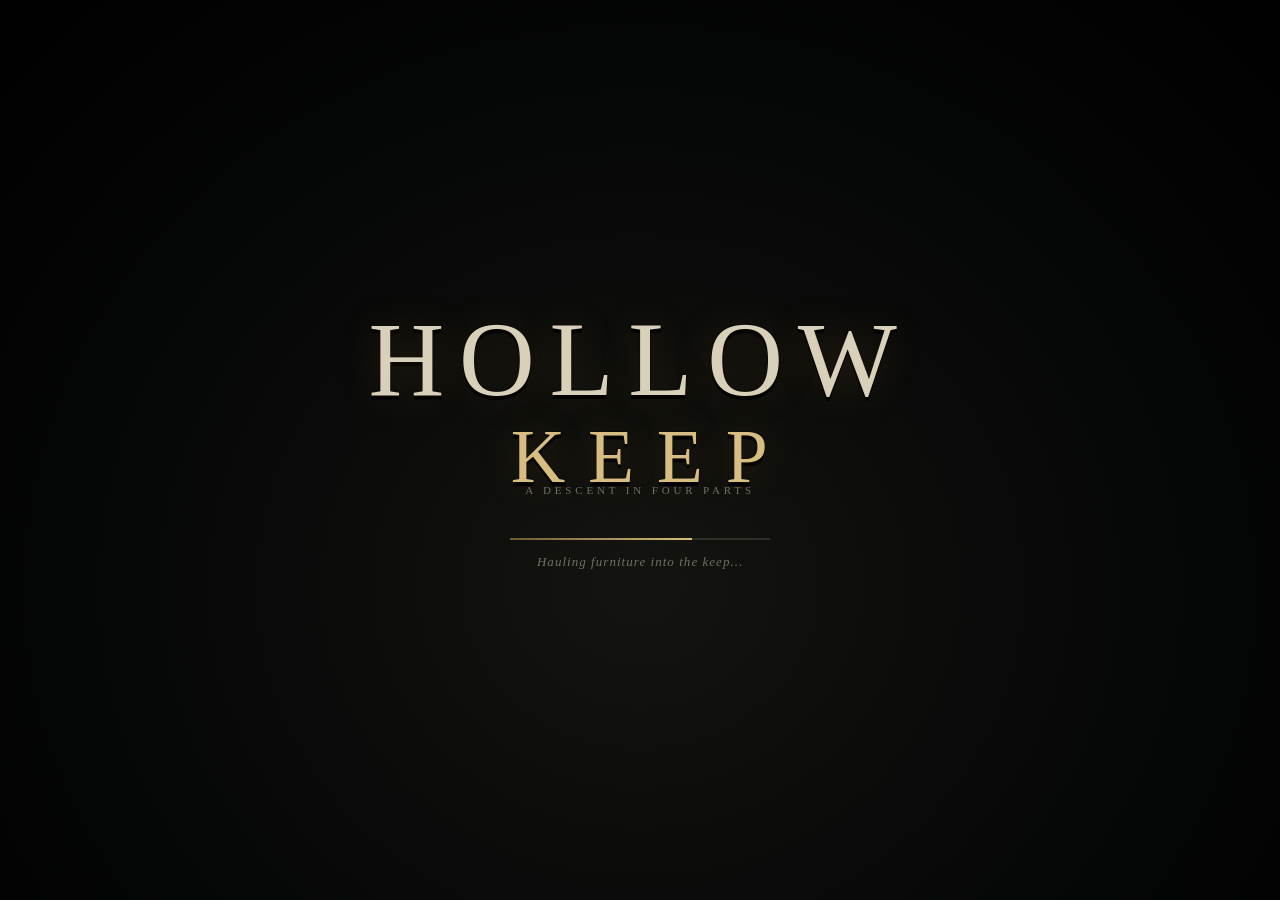
<file: index.html>
<!DOCTYPE html>
<html lang="en">
  <head>
    <meta charset="UTF-8" />
    <meta name="viewport" content="width=device-width, initial-scale=1.0, maximum-scale=1.0, user-scalable=no" />
    <meta name="theme-color" content="#07090a" />
    <meta name="google-site-verification" content="Ipsbu28Xg9rqU6BOXHQh6D1ppqtnbhk4o7QAE3AULJg" />
    <link rel="icon" href="data:image/svg+xml,%3Csvg xmlns='http://www.w3.org/2000/svg' viewBox='0 0 32 32'%3E%3Crect width='32' height='32' fill='%23070809'/%3E%3Cpath d='M16 4l4 9 8 1-6 6 2 8-8-4-8 4 2-8-6-6 8-1z' fill='%23b39a63'/%3E%3C/svg%3E" />
    <title>HOLLOW KEEP — Free Browser Dungeon Horror Game</title>
    <meta
      name="description"
      content="Play HOLLOW KEEP free in your browser: a first-person medieval dungeon horror game with four descending levels, a three-phase boss, torchlight, traps, keys and pixel-art PBR visuals. No download, no install."
    />
    <meta
      name="keywords"
      content="Hollow Keep, hollowkeep, free browser game, dungeon crawler, first person horror game, medieval horror game, WebGL game, Three.js game, play online, no download"
    />
    <meta name="author" content="mtlsplat" />
    <link rel="canonical" href="https://mtlsplat.lol/hollowkeep/" />
    <link rel="alternate" hreflang="en" href="https://mtlsplat.lol/hollowkeep/" />
    <meta name="robots" content="index, follow, max-image-preview:large" />
    <meta property="og:type" content="website" />
    <meta property="og:site_name" content="HOLLOW KEEP" />
    <meta property="og:title" content="HOLLOW KEEP — Free Browser Dungeon Horror Game" />
    <meta
      property="og:description"
      content="A first-person medieval dungeon horror game you can play free in your browser: four levels, a three-phase boss, torchlight, traps and pixel-art PBR visuals."
    />
    <meta property="og:url" content="https://mtlsplat.lol/hollowkeep/" />
    <meta property="og:image" content="https://mtlsplat.lol/hollowkeep/og.jpg" />
    <meta property="og:image:width" content="1200" />
    <meta property="og:image:height" content="630" />
    <meta property="og:image:alt" content="HOLLOW KEEP — a torchlit stone dungeon corridor" />
    <meta name="twitter:card" content="summary_large_image" />
    <meta name="twitter:title" content="HOLLOW KEEP — Free Browser Dungeon Horror Game" />
    <meta
      name="twitter:description"
      content="A first-person medieval dungeon horror game in your browser: four levels, a three-phase boss, torchlight, traps and pixel-art PBR visuals."
    />
    <meta name="twitter:image" content="https://mtlsplat.lol/hollowkeep/og.jpg" />
    <script type="application/ld+json">
      {
        "@context": "https://schema.org",
        "@type": "VideoGame",
        "name": "HOLLOW KEEP",
        "alternateName": ["Hollow Keep", "HollowKeep", "hollowkeep"],
        "url": "https://mtlsplat.lol/hollowkeep/",
        "description": "HOLLOW KEEP is a free first-person medieval dungeon horror game that runs in the browser: four descending levels, a three-phase boss, torchlight survival, traps, keys and pixel-art PBR rendering.",
        "genre": ["Dungeon crawler", "Horror", "Action", "First-person"],
        "gamePlatform": ["Web browser", "PC"],
        "playMode": "SinglePlayer",
        "applicationCategory": "Game",
        "operatingSystem": "Any WebGL 2 browser (Chrome, Edge, Firefox)",
        "inLanguage": "en",
        "image": "https://mtlsplat.github.io/hollowkeep/og.jpg",
        "screenshot": "https://mtlsplat.github.io/hollowkeep/og.jpg",
        "author": {
          "@type": "Person",
          "name": "mtlsplat",
          "url": "https://github.com/mtlsplat"
        },
        "offers": {
          "@type": "Offer",
          "price": "0",
          "priceCurrency": "USD",
          "availability": "https://schema.org/InStock"
        }
      }
    </script>
    <script type="module" crossorigin src="./assets/index-DPcAu55R.js"></script>
    <link rel="stylesheet" crossorigin href="./assets/index-BJ-LrIZ0.css">
  </head>
  <body>
    <div id="app">
      <canvas id="game-canvas"></canvas>

      <!-- Boot / loading -->
      <div id="boot" class="screen">
        <div class="boot-inner">
          <h1 class="game-title">HOLLOW<br /><span>KEEP</span></h1>
          <p class="boot-tag">A descent in four parts</p>
          <div class="boot-bar"><i id="boot-fill"></i></div>
          <p id="boot-status" class="boot-status">Lighting the torches&hellip;</p>
        </div>
      </div>

      <!-- Main menu -->
      <div id="main-menu" class="screen hidden">
        <div class="menu-scrim"></div>
        <div class="main-menu-inner">
          <div class="logo-block">
            <h1 class="game-title">HOLLOW<br /><span>KEEP</span></h1>
            <p class="logo-tag">The dark remembers every step.</p>
          </div>
          <nav class="menu-nav" id="main-nav">
            <button class="menu-btn" data-action="new-game">New Game</button>
            <button class="menu-btn" data-action="continue" id="btn-continue">Continue</button>
            <button class="menu-btn" data-action="settings">Settings</button>
            <button class="menu-btn" data-action="controls">Controls</button>
            <button class="menu-btn" data-action="credits">Credits</button>
            <button class="menu-btn desktop-only hidden" data-action="quit-game">Quit</button>
          </nav>
          <p class="menu-foot">Best played with headphones &middot; v1.0 &middot; <a class="menu-about-link" href="./about.html">About &amp; how to play</a></p>
        </div>
      </div>

      <!-- HUD -->
      <div id="hud" class="hidden">
        <div class="hud-top-left">
          <div class="stat-block health-block">
            <div class="stat-label">VITALITY</div>
            <div class="stat-bar"><i id="health-fill"></i><b id="health-ghost"></b></div>
            <div class="stat-num"><span id="health-num">100</span> / 100</div>
          </div>
          <div class="stat-block stamina-block">
            <div class="stat-label">BREATH</div>
            <div class="stat-bar slim"><i id="stamina-fill"></i></div>
          </div>
          <div class="stat-block torch-block">
            <div class="stat-label">TORCH</div>
            <div class="stat-bar slim torch-bar"><i id="torch-fill"></i></div>
          </div>
        </div>

        <div class="hud-top-right">
          <div id="key-tray" class="key-tray"></div>
          <div id="objective" class="objective"></div>
        </div>

        <div id="crosshair" class="crosshair"><i></i><b></b></div>
        <div id="interact-prompt" class="interact-prompt hidden"><kbd>E</kbd><span id="interact-text">Interact</span></div>
        <div id="damage-indicators" class="damage-indicators"></div>

        <div class="hud-bottom">
          <div id="hotbar" class="hotbar"></div>
          <div id="equipped-label" class="equipped-label"></div>
        </div>

        <div id="boss-ui" class="boss-ui hidden">
          <div class="boss-name" id="boss-name">The Hollow King</div>
          <div class="boss-sub" id="boss-sub">Sovereign of the Drowned Throne</div>
          <div class="boss-bar"><i id="boss-fill"></i></div>
        </div>

        <div id="message-log" class="message-log"></div>
        <div id="level-card" class="level-card hidden">
          <div class="level-card-rule"></div>
          <h2 id="level-card-title"></h2>
          <p id="level-card-sub"></p>
          <div class="level-card-rule"></div>
        </div>
        <div id="hurt-flash" class="hurt-flash"></div>
        <div id="fade" class="fade"></div>
      </div>

      <!-- Interaction / loading transition -->
      <div id="loading" class="screen hidden">
        <div class="loading-inner">
          <div class="loading-rune"></div>
          <h2 id="loading-title">Descending&hellip;</h2>
          <p id="loading-sub"></p>
          <div class="loading-bar"><i id="loading-fill"></i></div>
        </div>
      </div>

      <!-- Pause -->
      <div id="pause" class="screen overlay hidden">
        <div class="panel pause-panel">
          <h2 class="panel-title">Paused</h2>
          <p class="panel-sub" id="pause-sub">The keep waits.</p>
          <div class="panel-actions">
            <button class="menu-btn" data-action="resume">Resume</button>
            <button class="menu-btn" data-action="settings">Settings</button>
            <button class="menu-btn" data-action="controls">Controls</button>
            <button class="menu-btn" data-action="save-quit">Save &amp; Quit</button>
            <button class="menu-btn desktop-only hidden" data-action="quit-game">Quit to Desktop</button>
          </div>
          <p class="desktop-hint desktop-only hidden">F11 &mdash; fullscreen &middot; F10 &mdash; quit</p>
        </div>
      </div>

      <!-- Settings -->
      <div id="settings" class="screen overlay hidden">
        <div class="panel settings-panel">
          <h2 class="panel-title">Settings</h2>
          <div class="settings-grid" id="settings-grid"></div>
          <div class="panel-actions row">
            <button class="menu-btn" data-action="settings-back">Back</button>
          </div>
        </div>
      </div>

      <!-- Controls -->
      <div id="controls" class="screen overlay hidden">
        <div class="panel controls-panel">
          <h2 class="panel-title">Controls</h2>
          <div class="controls-grid" id="controls-grid"></div>
          <div class="panel-actions row">
            <button class="menu-btn" data-action="controls-back">Back</button>
          </div>
        </div>
      </div>

      <!-- Credits -->
      <div id="credits" class="screen overlay hidden">
        <div class="panel credits-panel">
          <h2 class="panel-title">Credits</h2>
          <div class="credits-body">
            <p class="cred-role">A game built in code</p>
            <p class="cred-name">HOLLOW KEEP</p>
            <div class="cred-spacer"></div>
            <p class="cred-role">Design, code, art &amp; sound</p>
            <p class="cred-name">The Hollow Workshop</p>
            <div class="cred-spacer"></div>
            <p class="cred-role">Engine</p>
            <p class="cred-name">Three.js &middot; Web Audio &middot; Vite</p>
            <div class="cred-spacer"></div>
            <p class="cred-role">Every texture, model, note and scream</p>
            <p class="cred-name">generated at runtime</p>
            <div class="cred-spacer"></div>
            <p class="cred-quote">&ldquo;The keep is not empty. It is patient.&rdquo;</p>
          </div>
          <div class="panel-actions row">
            <button class="menu-btn" data-action="credits-back">Back</button>
          </div>
        </div>
      </div>

      <!-- Inventory -->
      <div id="inventory" class="screen overlay hidden">
        <div class="panel inventory-panel">
          <div class="inv-header">
            <h2 class="panel-title">Satchel</h2>
            <p class="panel-sub">The dead have no use for their things.</p>
          </div>
          <div class="inv-body">
            <div class="inv-left">
              <div class="inv-section-title">Carried</div>
              <div id="inv-grid" class="inv-grid"></div>
              <div class="inv-section-title hotbar-title">Belt (1&ndash;5)</div>
              <div id="inv-hotbar" class="inv-hotbar"></div>
            </div>
            <div class="inv-right">
              <div id="inv-detail" class="inv-detail">
                <div class="inv-detail-empty">Select an item.</div>
              </div>
              <div class="inv-keys">
                <div class="inv-section-title">Keys</div>
                <div id="inv-key-list" class="inv-key-list"></div>
              </div>
            </div>
          </div>
          <div class="inv-actions">
            <button class="inv-btn" id="inv-use">Use / Equip</button>
            <button class="inv-btn" id="inv-drop">Drop</button>
            <button class="inv-btn" id="inv-close">Close</button>
            <span class="inv-hint">Tab to close</span>
          </div>
        </div>
      </div>

      <!-- Death -->
      <div id="death" class="screen overlay hidden">
        <div class="death-inner">
          <h1 class="death-title">You Died</h1>
          <p class="death-sub" id="death-sub">The dark takes another.</p>
          <div class="panel-actions">
            <button class="menu-btn" data-action="retry">Retry from Checkpoint</button>
            <button class="menu-btn" data-action="death-quit">Return to Menu</button>
          </div>
        </div>
      </div>

      <!-- Victory -->
      <div id="victory" class="screen overlay hidden">
        <div class="panel victory-panel">
          <h2 class="victory-title">The Hollow Crown Falls</h2>
          <p class="victory-sub">The keep is silent at last. Or perhaps it is only listening.</p>
          <div class="victory-stats" id="victory-stats"></div>
          <div class="panel-actions">
            <button class="menu-btn" data-action="victory-credits">Credits</button>
            <button class="menu-btn" data-action="victory-menu">Return to Menu</button>
          </div>
        </div>
      </div>

      <!-- Debug -->
      <div id="debug-panel" class="debug-panel hidden"></div>
    </div>

  </body>
</html>
</file>
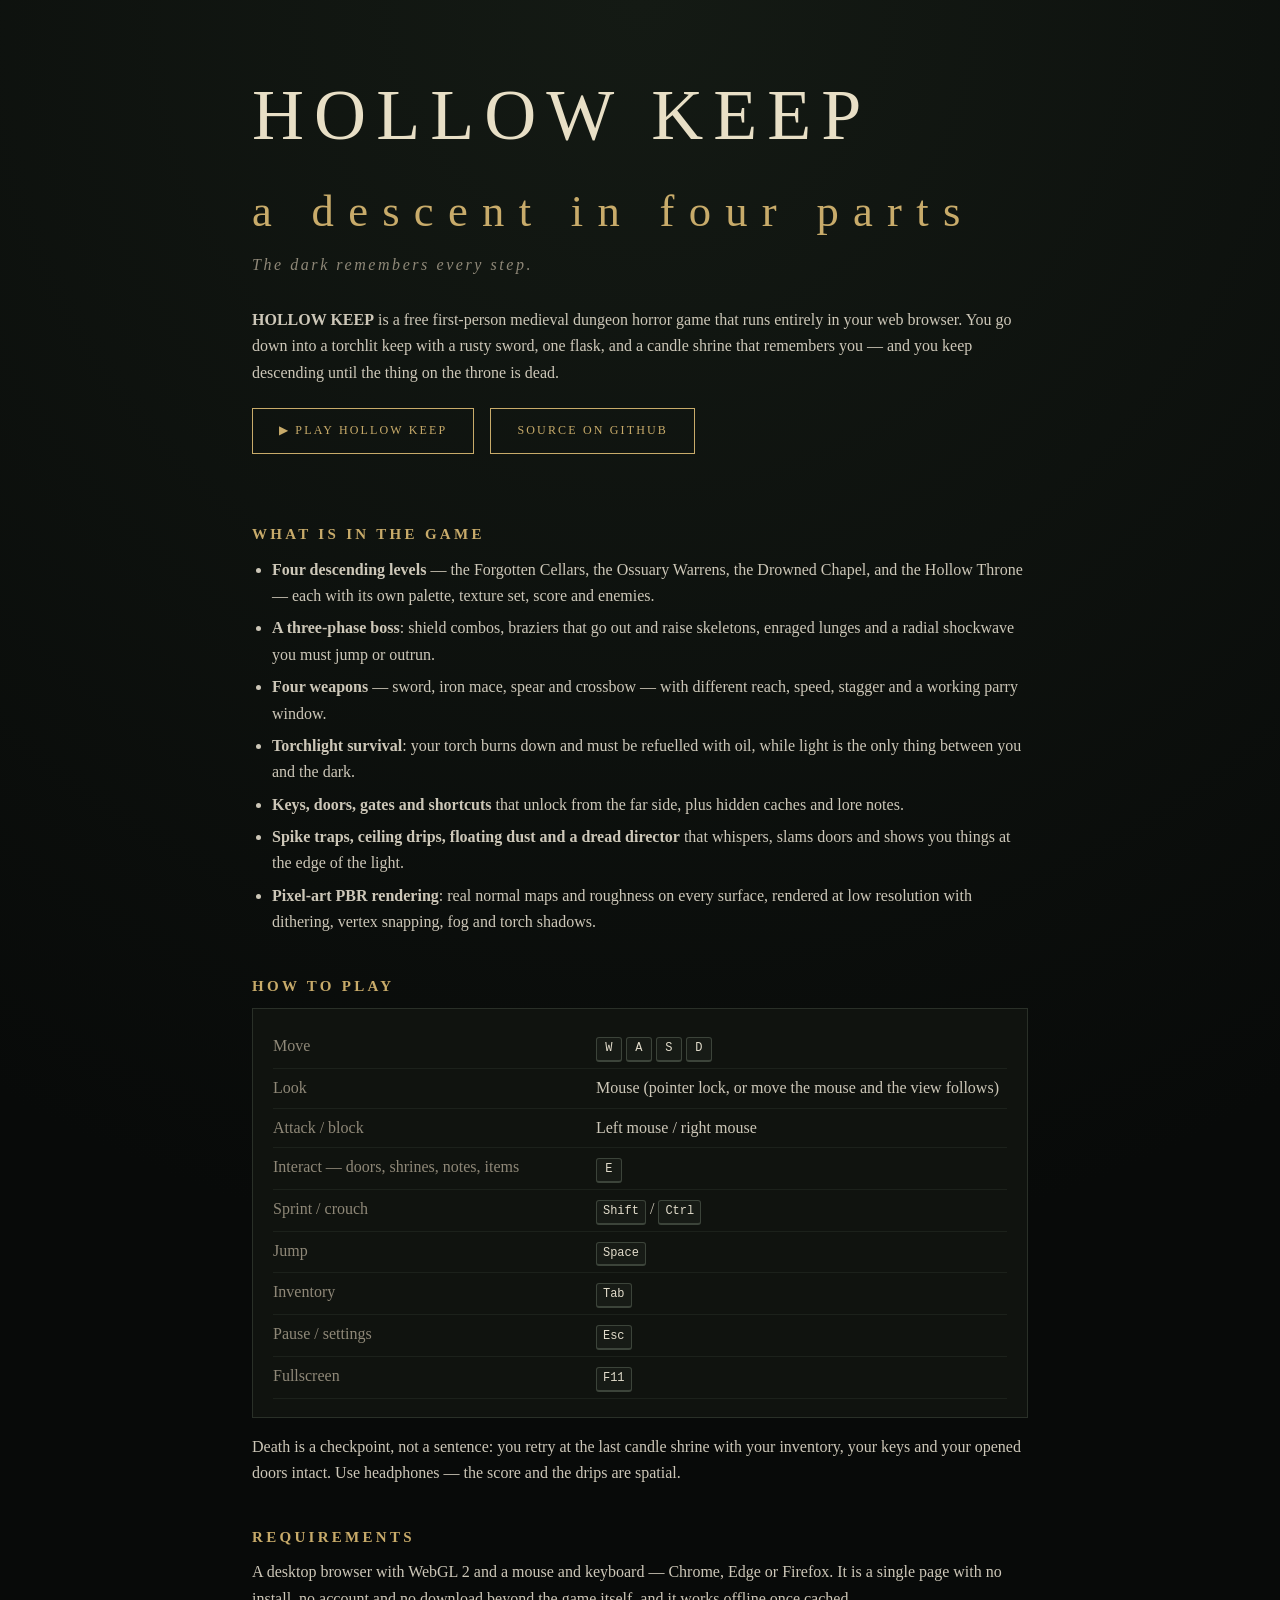
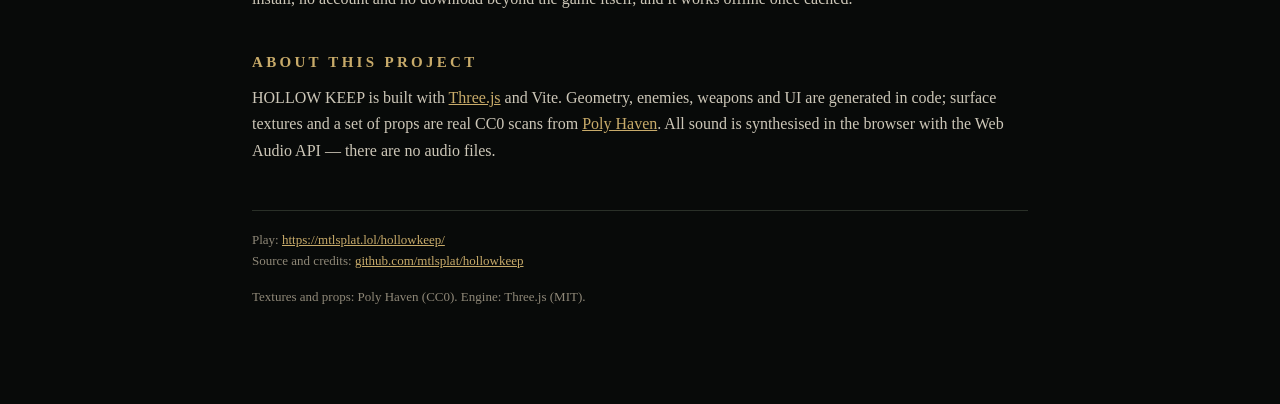
<file: about.html>
<!DOCTYPE html>
<html lang="en">
  <head>
    <meta charset="UTF-8" />
    <meta name="viewport" content="width=device-width, initial-scale=1.0" />
    <title>HOLLOW KEEP — About &amp; How to Play | Free Browser Dungeon Horror Game</title>
    <meta
      name="description"
      content="HOLLOW KEEP is a free first-person medieval dungeon horror game that runs in your browser. Four descending levels, a three-phase boss, torchlit PBR pixel-art visuals, traps, keys and a candle shrine checkpoint. No download, no install."
    />
    <meta
      name="keywords"
      content="Hollow Keep, hollowkeep, free browser game, dungeon crawler, first person horror game, medieval horror game, WebGL game, Three.js game, play online, no download"
    />
    <link rel="canonical" href="https://mtlsplat.lol/hollowkeep/about.html" />
    <meta name="robots" content="index, follow, max-image-preview:large" />
    <meta property="og:type" content="article" />
    <meta property="og:title" content="HOLLOW KEEP — About &amp; How to Play" />
    <meta
      property="og:description"
      content="A free first-person medieval dungeon horror game in your browser: four levels, a three-phase boss, torchlight, traps and a pixel-art PBR look."
    />
    <meta property="og:url" content="https://mtlsplat.lol/hollowkeep/about.html" />
    <meta property="og:image" content="https://mtlsplat.lol/hollowkeep/og.jpg" />
    <style>
      :root {
        color-scheme: dark;
        --gold: #c8ab6a;
        --ink: #cdc7b8;
        --dim: #8f8878;
        --bg: #080a09;
        --panel: #10130f;
        --line: #2a3028;
      }
      * { box-sizing: border-box; }
      body {
        margin: 0;
        background: radial-gradient(circle at 50% 0%, #141a14 0%, var(--bg) 60%);
        color: var(--ink);
        font-family: Georgia, 'Times New Roman', serif;
        line-height: 1.65;
      }
      a { color: var(--gold); }
      a:hover { color: #e8d79f; }
      .wrap { max-width: 820px; margin: 0 auto; padding: 56px 22px 90px; }
      h1 {
        font-size: clamp(38px, 8vw, 72px);
        letter-spacing: 0.14em;
        margin: 0 0 4px;
        color: #e8dfc6;
        font-weight: 400;
      }
      h1 span { display: block; letter-spacing: 0.32em; color: var(--gold); font-size: 0.62em; }
      .tag { color: var(--dim); font-style: italic; letter-spacing: 0.16em; margin: 0 0 28px; }
      h2 {
        font-size: 15px;
        letter-spacing: 0.22em;
        text-transform: uppercase;
        color: var(--gold);
        margin: 38px 0 10px;
        font-weight: 600;
      }
      p { margin: 0 0 14px; }
      ul { margin: 0 0 14px; padding-left: 20px; }
      li { margin-bottom: 6px; }
      .cta {
        display: inline-block;
        margin: 8px 12px 30px 0;
        padding: 12px 26px;
        border: 1px solid var(--gold);
        color: var(--gold);
        text-decoration: none;
        letter-spacing: 0.18em;
        text-transform: uppercase;
        font-size: 12px;
      }
      .cta:hover { background: rgba(200, 171, 106, 0.12); }
      .panel {
        border: 1px solid var(--line);
        background: var(--panel);
        padding: 18px 20px;
        margin: 0 0 16px;
      }
      kbd {
        display: inline-block;
        min-width: 26px;
        text-align: center;
        border: 1px solid #3c443a;
        border-bottom-width: 2px;
        border-radius: 3px;
        padding: 1px 6px;
        font-family: Consolas, monospace;
        font-size: 12px;
        color: #e2dccb;
        background: #171b16;
      }
      table { width: 100%; border-collapse: collapse; }
      td { padding: 6px 0; border-bottom: 1px solid #1c211b; vertical-align: top; }
      td:first-child { width: 44%; color: var(--dim); }
      footer {
        margin-top: 46px;
        border-top: 1px solid var(--line);
        padding-top: 18px;
        color: var(--dim);
        font-size: 13px;
      }
    </style>
  </head>
  <body>
    <main class="wrap">
      <h1>HOLLOW KEEP<span>a descent in four parts</span></h1>
      <p class="tag">The dark remembers every step.</p>

      <p>
        <strong>HOLLOW KEEP</strong> is a free first-person medieval dungeon horror game that runs
        entirely in your web browser. You go down into a torchlit keep with a rusty sword, one
        flask, and a candle shrine that remembers you — and you keep descending until the thing on
        the throne is dead.
      </p>
      <p>
        <a class="cta" href="./">▶ Play HOLLOW KEEP</a>
        <a class="cta" href="https://github.com/mtlsplat/hollowkeep">Source on GitHub</a>
      </p>

      <h2>What is in the game</h2>
      <ul>
        <li><strong>Four descending levels</strong> — the Forgotten Cellars, the Ossuary Warrens, the Drowned Chapel, and the Hollow Throne — each with its own palette, texture set, score and enemies.</li>
        <li><strong>A three-phase boss</strong>: shield combos, braziers that go out and raise skeletons, enraged lunges and a radial shockwave you must jump or outrun.</li>
        <li><strong>Four weapons</strong> — sword, iron mace, spear and crossbow — with different reach, speed, stagger and a working parry window.</li>
        <li><strong>Torchlight survival</strong>: your torch burns down and must be refuelled with oil, while light is the only thing between you and the dark.</li>
        <li><strong>Keys, doors, gates and shortcuts</strong> that unlock from the far side, plus hidden caches and lore notes.</li>
        <li><strong>Spike traps, ceiling drips, floating dust and a dread director</strong> that whispers, slams doors and shows you things at the edge of the light.</li>
        <li><strong>Pixel-art PBR rendering</strong>: real normal maps and roughness on every surface, rendered at low resolution with dithering, vertex snapping, fog and torch shadows.</li>
      </ul>

      <h2>How to play</h2>
      <div class="panel">
        <table>
          <tr><td>Move</td><td><kbd>W</kbd> <kbd>A</kbd> <kbd>S</kbd> <kbd>D</kbd></td></tr>
          <tr><td>Look</td><td>Mouse (pointer lock, or move the mouse and the view follows)</td></tr>
          <tr><td>Attack / block</td><td>Left mouse / right mouse</td></tr>
          <tr><td>Interact — doors, shrines, notes, items</td><td><kbd>E</kbd></td></tr>
          <tr><td>Sprint / crouch</td><td><kbd>Shift</kbd> / <kbd>Ctrl</kbd></td></tr>
          <tr><td>Jump</td><td><kbd>Space</kbd></td></tr>
          <tr><td>Inventory</td><td><kbd>Tab</kbd></td></tr>
          <tr><td>Pause / settings</td><td><kbd>Esc</kbd></td></tr>
          <tr><td>Fullscreen</td><td><kbd>F11</kbd></td></tr>
        </table>
      </div>
      <p>
        Death is a checkpoint, not a sentence: you retry at the last candle shrine with your
        inventory, your keys and your opened doors intact. Use headphones — the score and the
        drips are spatial.
      </p>

      <h2>Requirements</h2>
      <p>
        A desktop browser with WebGL 2 and a mouse and keyboard — Chrome, Edge or Firefox. It is a
        single page with no install, no account and no download beyond the game itself, and it
        works offline once cached.
      </p>

      <h2>About this project</h2>
      <p>
        HOLLOW KEEP is built with <a href="https://threejs.org/">Three.js</a> and Vite. Geometry,
        enemies, weapons and UI are generated in code; surface textures and a set of props are
        real CC0 scans from <a href="https://polyhaven.com/">Poly Haven</a>. All sound is
        synthesised in the browser with the Web Audio API — there are no audio files.
      </p>

      <footer>
        <p>
          Play: <a href="./">https://mtlsplat.lol/hollowkeep/</a><br />
          Source and credits: <a href="https://github.com/mtlsplat/hollowkeep">github.com/mtlsplat/hollowkeep</a>
        </p>
        <p>Textures and props: Poly Haven (CC0). Engine: Three.js (MIT).</p>
      </footer>
    </main>
  </body>
</html>
</file>
<file: assets/index-BJ-LrIZ0.css>
:root{--ink: #070809;--ink-2: #0c0e0d;--stone: #171a18;--stone-2: #20241f;--bone: #d8d0b8;--bone-dim: #a59d88;--ash: #6d7167;--gold: #b39a63;--gold-bright: #d8bd80;--blood: #8b2622;--blood-bright: #c9453a;--torch: #e8a24a;--serif: "Palatino Linotype", "Book Antiqua", Palatino, "Iowan Old Style", Georgia, "Times New Roman", serif;--shadow: 0 18px 60px rgba(0, 0, 0, .75);--ease: cubic-bezier(.22, 1, .36, 1)}*{box-sizing:border-box}html,body{margin:0;padding:0;width:100%;height:100%;overflow:hidden;background:#000;color:var(--bone);font-family:var(--serif);-webkit-font-smoothing:antialiased;text-rendering:optimizeLegibility;overscroll-behavior:none}body{cursor:default;user-select:none}#app{position:fixed;inset:0;overflow:hidden}#game-canvas{position:absolute;inset:0;width:100%;height:100%;display:block;image-rendering:pixelated;filter:saturate(.92);touch-action:none}body.playing,body.playing #game-canvas{cursor:none}body.playing.fallback,body.playing.fallback #game-canvas{cursor:default}.hidden{display:none!important}.screen{position:absolute;inset:0;z-index:30;display:flex;align-items:center;justify-content:center}.screen.overlay{background:radial-gradient(circle at 50% 40%,#0c0e0cd1,#020303f5 78%);backdrop-filter:blur(2px)}kbd{font-family:var(--serif);border:1px solid rgba(216,208,184,.35);background:#d8d0b814;color:var(--bone);padding:2px 7px;border-radius:2px;font-size:.78em;letter-spacing:.08em}#boot{z-index:60;background:radial-gradient(ellipse at 50% 65%,#141410,#060707 55%,#000);transition:opacity 1.1s var(--ease)}.boot-inner{text-align:center;animation:bootFade 2s var(--ease) both}.boot-tag{color:var(--ash);letter-spacing:.35em;text-transform:uppercase;font-size:11px;margin-top:-6px}.boot-bar{width:260px;height:2px;background:#d8d0b826;margin:42px auto 14px;overflow:hidden}.boot-bar i{display:block;width:0%;height:100%;background:linear-gradient(90deg,#6c5a34,var(--gold-bright));transition:width .4s var(--ease)}.boot-status{color:var(--ash);font-style:italic;font-size:13px;letter-spacing:.08em}@keyframes bootFade{0%{opacity:0;transform:translateY(10px)}to{opacity:1;transform:none}}.game-title{font-family:var(--serif);font-weight:400;font-size:clamp(46px,8.2vw,112px);line-height:.82;letter-spacing:.14em;margin:0;color:var(--bone);text-shadow:0 0 42px rgba(232,162,74,.18),0 4px 0 #000,0 0 2px #000}.game-title span{color:var(--gold-bright);letter-spacing:.3em;font-size:.72em;display:inline-block;transform:translate(.14em)}#main-menu{align-items:stretch;justify-content:flex-start;z-index:40}.menu-scrim{position:absolute;inset:0;background:linear-gradient(90deg,#030404f0,#030404c7,#0304041f 68%,#0304048c),linear-gradient(0deg,rgba(0,0,0,.9) 0%,transparent 40%)}.main-menu-inner{position:relative;z-index:2;display:flex;flex-direction:column;justify-content:center;height:100%;padding:4vh 6vw;max-width:620px}.logo-block{animation:menuIn 1.4s var(--ease) both}.logo-tag{color:var(--bone-dim);font-style:italic;letter-spacing:.16em;font-size:14px;margin:22px 0 0 4px}.menu-nav{display:flex;flex-direction:column;align-items:flex-start;gap:4px;margin-top:7vh;animation:menuIn 1.4s .15s var(--ease) both}@keyframes menuIn{0%{opacity:0;transform:translateY(16px)}to{opacity:1;transform:none}}.menu-btn{appearance:none;background:none;border:0;color:var(--bone-dim);font-family:var(--serif);font-size:clamp(16px,1.55vw,21px);letter-spacing:.2em;text-transform:uppercase;padding:10px 16px 10px 30px;cursor:pointer;position:relative;transition:color .25s ease,letter-spacing .35s var(--ease);text-align:left}.menu-btn:before{content:"";position:absolute;left:4px;top:50%;width:12px;height:1px;background:var(--gold);opacity:0;transform:translate(-8px);transition:opacity .25s,transform .35s var(--ease)}.menu-btn:after{content:"";position:absolute;left:30px;right:16px;bottom:4px;height:1px;background:linear-gradient(90deg,var(--gold),transparent);transform:scaleX(0);transform-origin:left;transition:transform .4s var(--ease)}.menu-btn:hover,.menu-btn:focus-visible{color:var(--bone);letter-spacing:.25em;outline:none}.menu-btn:hover:before,.menu-btn:focus-visible:before{opacity:1;transform:translate(0)}.menu-btn:hover:after,.menu-btn:focus-visible:after{transform:scaleX(1)}.menu-btn:disabled{color:#4a4d45;cursor:default}.menu-btn:disabled:after,.menu-btn:disabled:before{display:none}.menu-foot{position:absolute;bottom:3.5vh;left:6vw;color:#55584f;font-size:11px;letter-spacing:.22em;text-transform:uppercase}.menu-about-link{color:#8d8163;text-decoration:none;border-bottom:1px solid rgba(141,129,99,.4);pointer-events:auto}.menu-about-link:hover{color:#c8ab6a;border-bottom-color:#c8ab6a}.panel{position:relative;background:linear-gradient(160deg,#1e211df7,#090b0afa);border:1px solid rgba(179,154,99,.28);box-shadow:var(--shadow),inset 0 0 80px #000000b3;padding:38px 44px;max-width:min(880px,92vw);max-height:90vh;overflow:auto;animation:panelIn .45s var(--ease) both}.panel:before,.panel:after{content:"";position:absolute;width:22px;height:22px;border:1px solid rgba(179,154,99,.55);pointer-events:none}.panel:before{top:7px;left:7px;border-right:0;border-bottom:0}.panel:after{bottom:7px;right:7px;border-left:0;border-top:0}@keyframes panelIn{0%{opacity:0;transform:translateY(14px) scale(.99)}to{opacity:1;transform:none}}.panel-title{font-size:clamp(28px,4vw,44px);font-weight:400;letter-spacing:.18em;text-transform:uppercase;margin:0 0 6px;color:var(--bone)}.panel-sub{color:var(--ash);font-style:italic;margin:0 0 24px;letter-spacing:.05em}.panel-actions{display:flex;flex-direction:column;align-items:flex-start;gap:2px;margin-top:22px}.panel-actions.row{flex-direction:row;justify-content:flex-end}.pause-panel{min-width:420px;text-align:center}.pause-panel .panel-actions{align-items:center}.pause-panel .menu-btn{text-align:center}.desktop-hint{margin:16px 0 0;font-size:10px;letter-spacing:.18em;color:var(--ash);text-transform:uppercase}.settings-panel{width:min(760px,94vw)}.settings-grid{display:grid;grid-template-columns:1fr 1fr;gap:1px;background:#d8d0b814;border:1px solid rgba(216,208,184,.08)}.setting{background:#101310;padding:13px 16px;display:flex;flex-direction:column;gap:8px}.setting-wide{grid-column:span 2}.setting-label{display:flex;justify-content:space-between;align-items:baseline;font-size:12px;letter-spacing:.15em;text-transform:uppercase;color:var(--bone-dim)}.setting-label b{color:var(--gold-bright);font-weight:400;letter-spacing:.05em}.setting input[type=range]{-webkit-appearance:none;appearance:none;width:100%;height:18px;background:transparent;cursor:pointer;margin:0}.setting input[type=range]::-webkit-slider-runnable-track{height:2px;background:linear-gradient(90deg,#6a5934,#3a3d35)}.setting input[type=range]::-webkit-slider-thumb{-webkit-appearance:none;appearance:none;width:12px;height:12px;margin-top:-5px;background:var(--gold-bright);border:1px solid #000;transform:rotate(45deg);box-shadow:0 0 10px #d8bd8066}.setting input[type=range]::-moz-range-track{height:2px;background:#6a5934}.setting input[type=range]::-moz-range-thumb{width:10px;height:10px;background:var(--gold-bright);border:1px solid #000;border-radius:0;transform:rotate(45deg)}.setting select{background:#0a0c0a;color:var(--bone);border:1px solid rgba(216,208,184,.25);font-family:var(--serif);font-size:14px;padding:6px 8px;letter-spacing:.06em;outline:none;cursor:pointer}.setting .toggle-row{display:flex;gap:6px}.toggle{flex:1;appearance:none;font-family:var(--serif);cursor:pointer;background:#0a0c0a;color:var(--ash);border:1px solid rgba(216,208,184,.2);padding:7px 4px;font-size:12px;letter-spacing:.12em;text-transform:uppercase;transition:all .2s}.toggle.active{color:#0a0c0a;background:var(--gold);border-color:var(--gold)}.controls-panel{width:min(820px,94vw)}.controls-grid{display:grid;grid-template-columns:1fr 1fr;gap:2px 28px}.control-row{display:flex;justify-content:space-between;align-items:center;padding:8px 4px;border-bottom:1px solid rgba(216,208,184,.07);font-size:13.5px;color:var(--bone-dim);letter-spacing:.06em}.control-row kbd{color:var(--gold-bright);border-color:#b39a6359}.credits-panel{text-align:center;min-width:min(560px,92vw)}.credits-body{padding:6px 0 10px}.cred-role{color:var(--ash);font-size:11px;letter-spacing:.3em;text-transform:uppercase;margin:0}.cred-name{color:var(--bone);font-size:22px;letter-spacing:.12em;margin:3px 0 0}.cred-spacer{height:22px}.cred-quote{color:var(--gold);font-style:italic;font-size:17px;margin-top:14px}#hud{position:absolute;inset:0;z-index:20;pointer-events:none;font-family:var(--serif);text-shadow:0 1px 2px #000,0 0 5px rgba(0,0,0,.9)}.hud-top-left{position:absolute;top:26px;left:30px;width:290px}.stat-block{margin-bottom:12px;position:relative}.stat-label{font-size:9.5px;letter-spacing:.32em;color:#d8d0b88c;margin-bottom:5px}.stat-bar{height:12px;background:#000000a6;border:1px solid rgba(216,208,184,.18);position:relative;overflow:hidden;box-shadow:inset 0 0 12px #000000e6}.stat-bar:after{content:"";position:absolute;inset:0;background:repeating-linear-gradient(90deg,transparent 0 19px,rgba(0,0,0,.35) 19px 20px);pointer-events:none}.stat-bar i{position:absolute;left:0;top:0;bottom:0;width:100%;background:linear-gradient(180deg,#7e2b27,#4d1513 60%,#7e2b27);transition:width .18s linear}#health-ghost{position:absolute;top:0;bottom:0;left:0;width:100%;background:#ceb58159;transition:width .55s .15s ease-out}.stat-bar.slim{height:6px}#stamina-fill{background:linear-gradient(180deg,#9aa871,#57653b 70%,#3a4527)}.stat-bar.slim i{transition:width .08s linear}#torch-fill{background:linear-gradient(180deg,#f2c477,#b56a28 70%,#6d3a12)}.torch-block{margin-top:4px}.stat-num{font-size:11px;color:#d8d0b873;letter-spacing:.1em;margin-top:3px}.stat-num span{color:var(--bone-dim)}.health-block .stat-bar{height:15px}.hud-top-right{position:absolute;top:26px;right:30px;text-align:right}.key-tray{display:flex;gap:7px;justify-content:flex-end;min-height:28px;flex-wrap:wrap}.key-chip{width:26px;height:26px;position:relative;border:1px solid rgba(216,208,184,.3);background:#0000008c;display:flex;align-items:center;justify-content:center;box-shadow:inset 0 0 8px #000000e6}.key-chip svg{width:16px;height:16px}.key-chip:after{content:attr(data-label);position:absolute;top:30px;right:0;font-size:8px;letter-spacing:.15em;text-transform:uppercase;color:#d8d0b880;white-space:nowrap;opacity:0;transition:opacity .2s}.key-chip:hover:after{opacity:1}.objective{margin-top:12px;font-size:11px;letter-spacing:.14em;color:#d8d0b880;font-style:italic;max-width:260px}.crosshair{position:absolute;left:50%;top:50%;width:18px;height:18px;transform:translate(-50%,-50%);opacity:.55;transition:opacity .2s}.crosshair i,.crosshair b{position:absolute;background:#e8e2cdd9;box-shadow:0 0 4px #000000e6}.crosshair i{left:50%;top:0;width:1px;height:5px;transform:translate(-50%)}.crosshair b{top:50%;left:0;height:1px;width:5px;transform:translateY(-50%)}.crosshair:after{content:"";position:absolute;right:0;bottom:0;width:5px;height:5px;border-right:1px solid rgba(232,226,205,.5);border-bottom:1px solid rgba(232,226,205,.5)}.crosshair:before{content:"";position:absolute;left:0;top:0;width:5px;height:5px;border-left:1px solid rgba(232,226,205,.5);border-top:1px solid rgba(232,226,205,.5)}body.inventory-open #hud,body.paused #hud{filter:blur(1px) brightness(.6)}.interact-prompt{position:absolute;left:50%;top:calc(50% + 42px);transform:translate(-50%);display:flex;align-items:center;gap:9px;background:#040505b8;border:1px solid rgba(216,208,184,.18);padding:7px 14px;font-size:12px;letter-spacing:.13em;color:var(--bone);white-space:nowrap;animation:promptIn .2s var(--ease) both}.interact-prompt kbd{color:var(--gold-bright)}@keyframes promptIn{0%{opacity:0;transform:translate(-50%,4px)}to{opacity:1;transform:translate(-50%)}}.hud-bottom{position:absolute;bottom:26px;left:50%;transform:translate(-50%);display:flex;flex-direction:column;align-items:center;gap:7px}.hotbar{display:flex;gap:6px}.slot{width:52px;height:52px;border:1px solid rgba(216,208,184,.18);background:linear-gradient(180deg,#101210cc,#040504d9);position:relative;display:flex;align-items:center;justify-content:center;box-shadow:inset 0 0 14px #000000e6;transition:border-color .2s,transform .2s}.slot .slot-key{position:absolute;top:2px;left:4px;font-size:8.5px;color:#d8d0b861;letter-spacing:.05em}.slot .slot-count{position:absolute;bottom:2px;right:5px;font-size:11px;color:var(--bone-dim)}.slot .item-glyph{width:30px;height:30px;opacity:.9}.slot.selected{border-color:var(--gold);box-shadow:inset 0 0 14px #000000e6,0 0 16px #b39a6340;transform:translateY(-2px)}.slot.selected:after{content:"";position:absolute;left:6px;right:6px;bottom:-6px;height:1px;background:var(--gold)}.slot.empty .item-glyph{opacity:.12}.equipped-label{font-size:10px;letter-spacing:.22em;text-transform:uppercase;color:#d8d0b880;min-height:12px}.boss-ui{position:absolute;bottom:108px;left:50%;transform:translate(-50%);width:min(560px,74vw);text-align:center}.boss-name{font-size:20px;letter-spacing:.3em;text-transform:uppercase;color:var(--bone);margin-bottom:2px}.boss-sub{font-size:10px;letter-spacing:.22em;color:var(--ash);margin-bottom:9px;font-style:italic}.boss-bar{height:9px;border:1px solid rgba(179,154,99,.4);background:#000000b3;position:relative;overflow:hidden}.boss-bar i{display:block;height:100%;width:100%;background:linear-gradient(180deg,#a9322b,#5d1512 60%,#8e2620);transition:width .25s ease-out}.boss-bar:after{content:"";position:absolute;inset:0;background:repeating-linear-gradient(90deg,transparent 0 39px,rgba(0,0,0,.4) 39px 40px)}.message-log{position:absolute;left:50%;bottom:120px;transform:translate(-50%);width:min(600px,80vw);display:flex;flex-direction:column-reverse;gap:4px;align-items:center;pointer-events:none}.msg{font-size:13.5px;letter-spacing:.06em;color:var(--bone);background:linear-gradient(90deg,transparent,rgba(3,4,3,.62) 15%,rgba(3,4,3,.62) 85%,transparent);padding:4px 22px;text-align:center;animation:msgIn .35s var(--ease) both;text-shadow:0 1px 4px #000}.msg.gold{color:var(--gold-bright);font-style:italic}.msg.danger{color:#d97a6c}.msg.fade{opacity:0;transition:opacity .8s}@keyframes msgIn{0%{opacity:0;transform:translateY(6px)}to{opacity:1;transform:none}}.level-card{position:absolute;inset:0;display:flex;flex-direction:column;align-items:center;justify-content:center;background:radial-gradient(ellipse at center,#0006,#000000d9);animation:cardIn 1s var(--ease) both}.level-card h2{font-size:clamp(28px,4.4vw,58px);font-weight:400;letter-spacing:.22em;text-transform:uppercase;color:var(--gold-bright);margin:18px 0 4px;text-align:center}.level-card p{color:var(--ash);font-style:italic;letter-spacing:.2em;font-size:13px;margin:0;text-transform:uppercase}.level-card-rule{width:min(420px,60vw);height:1px;background:linear-gradient(90deg,transparent,rgba(179,154,99,.65),transparent)}.level-card.out{animation:cardOut 1.2s var(--ease) both}@keyframes cardIn{0%{opacity:0}to{opacity:1}}@keyframes cardOut{to{opacity:0}}.hurt-flash{position:absolute;inset:0;pointer-events:none;opacity:0;background:radial-gradient(ellipse at center,transparent 32%,rgba(110,8,8,.55) 100%);transition:opacity .3s ease-out}.fade{position:absolute;inset:0;background:#000;opacity:0;pointer-events:none;transition:opacity .7s var(--ease);z-index:25}.damage-indicators{position:absolute;inset:0}.dmg-arrow{position:absolute;left:50%;top:50%;width:90px;height:90px;margin:-45px 0 0 -45px;border-radius:50%;border-top:3px solid rgba(190,40,30,.85);filter:drop-shadow(0 0 8px rgba(190,40,30,.6));transform-origin:center;animation:dmgFade 1.1s ease-out forwards;clip-path:polygon(42% 0,58% 0,52% 22%,48% 22%)}@keyframes dmgFade{0%{opacity:.95}to{opacity:0}}#loading{z-index:55;background:#030404}.loading-inner{text-align:center}.loading-rune{width:54px;height:54px;margin:0 auto 28px;border:1px solid rgba(179,154,99,.5);transform:rotate(45deg);animation:runeSpin 3.4s linear infinite;position:relative}.loading-rune:after{content:"";position:absolute;inset:9px;border:1px solid rgba(179,154,99,.28)}@keyframes runeSpin{to{transform:rotate(405deg)}}#loading h2{font-weight:400;letter-spacing:.28em;text-transform:uppercase;font-size:22px;color:var(--bone);margin:0 0 8px}#loading p{color:var(--ash);font-style:italic;letter-spacing:.1em;min-height:20px}.loading-bar{width:240px;height:1px;background:#d8d0b824;margin:26px auto 0}.loading-bar i{display:block;height:100%;width:0;background:var(--gold);transition:width .3s}.inventory-panel{width:min(980px,94vw)}.inv-header{display:flex;align-items:baseline;gap:20px;flex-wrap:wrap}.inv-header .panel-sub{margin-bottom:14px}.inv-body{display:grid;grid-template-columns:1fr 320px;gap:26px}.inv-section-title{font-size:10px;letter-spacing:.3em;text-transform:uppercase;color:var(--ash);margin:4px 0 9px}.hotbar-title{margin-top:22px}.inv-grid{display:grid;grid-template-columns:repeat(4,64px);gap:7px}.inv-hotbar{display:grid;grid-template-columns:repeat(5,64px);gap:7px}.inv-slot{width:64px;height:64px;position:relative;border:1px solid rgba(216,208,184,.16);background:linear-gradient(160deg,#181b17e6,#060706e6);display:flex;align-items:center;justify-content:center;cursor:pointer;transition:border-color .15s,background .15s;box-shadow:inset 0 0 14px #000c}.inv-slot:hover{border-color:#d8d0b873}.inv-slot.selected{border-color:var(--gold);background:linear-gradient(160deg,#302b1be6,#0c0c08f2)}.inv-slot .slot-key{position:absolute;top:2px;left:5px;font-size:9px;color:#d8d0b859}.inv-slot .slot-count{position:absolute;bottom:2px;right:5px;font-size:12px;color:var(--bone-dim)}.inv-slot .item-glyph{width:38px;height:38px}.inv-slot .slot-hot{position:absolute;top:2px;right:4px;font-size:8px;color:var(--gold)}.inv-slot.empty{cursor:default;opacity:.7}.inv-detail{min-height:220px;border:1px solid rgba(216,208,184,.1);padding:16px;background:#00000040}.inv-detail-empty{color:var(--ash);font-style:italic;font-size:14px}.inv-detail-head{display:flex;gap:14px;align-items:center;margin-bottom:12px}.inv-detail-icon{width:52px;height:52px;border:1px solid rgba(179,154,99,.3);display:flex;align-items:center;justify-content:center;background:#0006}.inv-detail-icon .item-glyph{width:38px;height:38px}.inv-detail-name{font-size:19px;color:var(--bone);letter-spacing:.08em;margin:0}.inv-detail-type{font-size:10px;letter-spacing:.22em;text-transform:uppercase;color:var(--gold);margin-top:3px}.inv-detail-desc{font-size:13.5px;line-height:1.55;color:var(--bone-dim);margin:0 0 12px}.inv-detail-stats{font-size:12px;color:var(--ash);line-height:1.7;border-top:1px solid rgba(216,208,184,.1);padding-top:9px}.inv-detail-stats span{color:var(--bone)}.inv-lore{margin-top:10px;padding:10px 12px;border-left:2px solid rgba(179,154,99,.4);background:#b39a630d;font-style:italic;font-size:12.5px;line-height:1.5;color:#a99f85}.inv-keys{margin-top:18px}.inv-key-list{display:flex;flex-wrap:wrap;gap:7px}.inv-key{width:40px;height:40px;border:1px solid rgba(216,208,184,.2);display:flex;align-items:center;justify-content:center;background:#00000059;position:relative}.inv-key .item-glyph{width:26px;height:26px}.inv-actions{display:flex;align-items:center;gap:8px;margin-top:22px;border-top:1px solid rgba(216,208,184,.1);padding-top:16px}.inv-btn{appearance:none;background:#d8d0b80d;color:var(--bone-dim);border:1px solid rgba(216,208,184,.2);font-family:var(--serif);font-size:12px;letter-spacing:.14em;text-transform:uppercase;padding:9px 16px;cursor:pointer;transition:all .2s}.inv-btn:hover:not(:disabled){border-color:var(--gold);color:var(--gold-bright);background:#b39a6314}.inv-btn:disabled{opacity:.35;cursor:default}.inv-hint{margin-left:auto;font-size:11px;color:var(--ash);letter-spacing:.1em}.inv-note{display:flex;align-items:center;gap:6px;background:#d8d0b80a;border:1px solid rgba(216,208,184,.15);color:var(--bone-dim);font-family:var(--serif);font-size:11.5px;padding:6px 8px;cursor:pointer;text-align:left;max-width:100%;transition:border-color .2s,color .2s}.inv-note:hover{border-color:var(--gold);color:var(--gold-bright)}.inv-note .item-glyph{width:18px;height:18px;flex:none}.note-panel{width:min(620px,94vw)}.note-head{display:flex;align-items:center;gap:14px;margin-bottom:6px}.note-mark{color:var(--gold);font-size:22px}.note-text{white-space:pre-line;line-height:1.75;color:var(--bone-dim);font-size:15px;padding:18px 6px;border-top:1px solid rgba(216,208,184,.12);border-bottom:1px solid rgba(216,208,184,.12);max-height:54vh;overflow:auto;font-style:italic;letter-spacing:.015em}.note-panel .panel-title{font-size:26px;letter-spacing:.06em;margin:0}.note-panel .panel-actions{justify-content:flex-end}#death{z-index:50;background:radial-gradient(ellipse at center,#28040459,#000000f0 72%)}.death-inner{text-align:center;animation:deathIn 2.2s var(--ease) both}.death-title{font-size:clamp(52px,9vw,120px);font-weight:400;letter-spacing:.24em;color:#8f2b24;margin:0;text-transform:uppercase;text-shadow:0 0 60px rgba(143,43,36,.4),0 0 2px #000}.death-sub{color:#7d7565;font-style:italic;letter-spacing:.24em;margin:8px 0 42px;text-transform:uppercase;font-size:12px}.death-inner .panel-actions{align-items:center}@keyframes deathIn{0%{opacity:0;filter:blur(6px)}to{opacity:1;filter:none}}#victory{z-index:50;background:radial-gradient(ellipse at center,#30271466,#000000f2 70%)}.victory-panel{text-align:center;width:min(620px,92vw)}.victory-title{font-size:clamp(30px,4.6vw,52px);font-weight:400;letter-spacing:.14em;color:var(--gold-bright);margin:0 0 12px;text-shadow:0 0 40px rgba(216,189,128,.25)}.victory-sub{color:var(--ash);font-style:italic;line-height:1.6;margin:0 0 30px}.victory-stats{display:grid;grid-template-columns:repeat(2,1fr);gap:1px;background:#d8d0b81a;margin:0 auto 12px;max-width:420px}.vstat{background:#0c0e0c;padding:14px}.vstat b{display:block;font-size:26px;color:var(--bone);font-weight:400;letter-spacing:.05em}.vstat span{font-size:9.5px;letter-spacing:.25em;text-transform:uppercase;color:var(--ash)}.victory-panel .panel-actions{justify-content:center}.debug-panel{position:absolute;top:8px;left:50%;transform:translate(-50%);z-index:70;font-family:Consolas,monospace;font-size:11px;color:#9cf09c;background:#000000b3;padding:6px 10px;pointer-events:none;white-space:pre;letter-spacing:.03em;border:1px solid rgba(156,240,156,.2)}.debug-hint{position:absolute;bottom:90px;left:50%;transform:translate(-50%);z-index:21;font-family:Consolas,monospace;font-size:10px;color:#9cf09c;opacity:.7;pointer-events:none}::-webkit-scrollbar{width:8px}::-webkit-scrollbar-track{background:#0006}::-webkit-scrollbar-thumb{background:#3b3b30;border:2px solid #0b0d0b}@media(max-width:780px){.hud-top-left{width:210px;left:14px;top:16px}.hud-top-right{right:14px;top:16px}.hud-bottom{bottom:14px}.slot{width:42px;height:42px}.inv-body{grid-template-columns:1fr}.inv-right{display:none}.settings-grid{grid-template-columns:1fr}.setting-wide{grid-column:span 1}.controls-grid{grid-template-columns:1fr}.main-menu-inner{padding:4vh 7vw}.panel{padding:26px 22px}}
</file>
